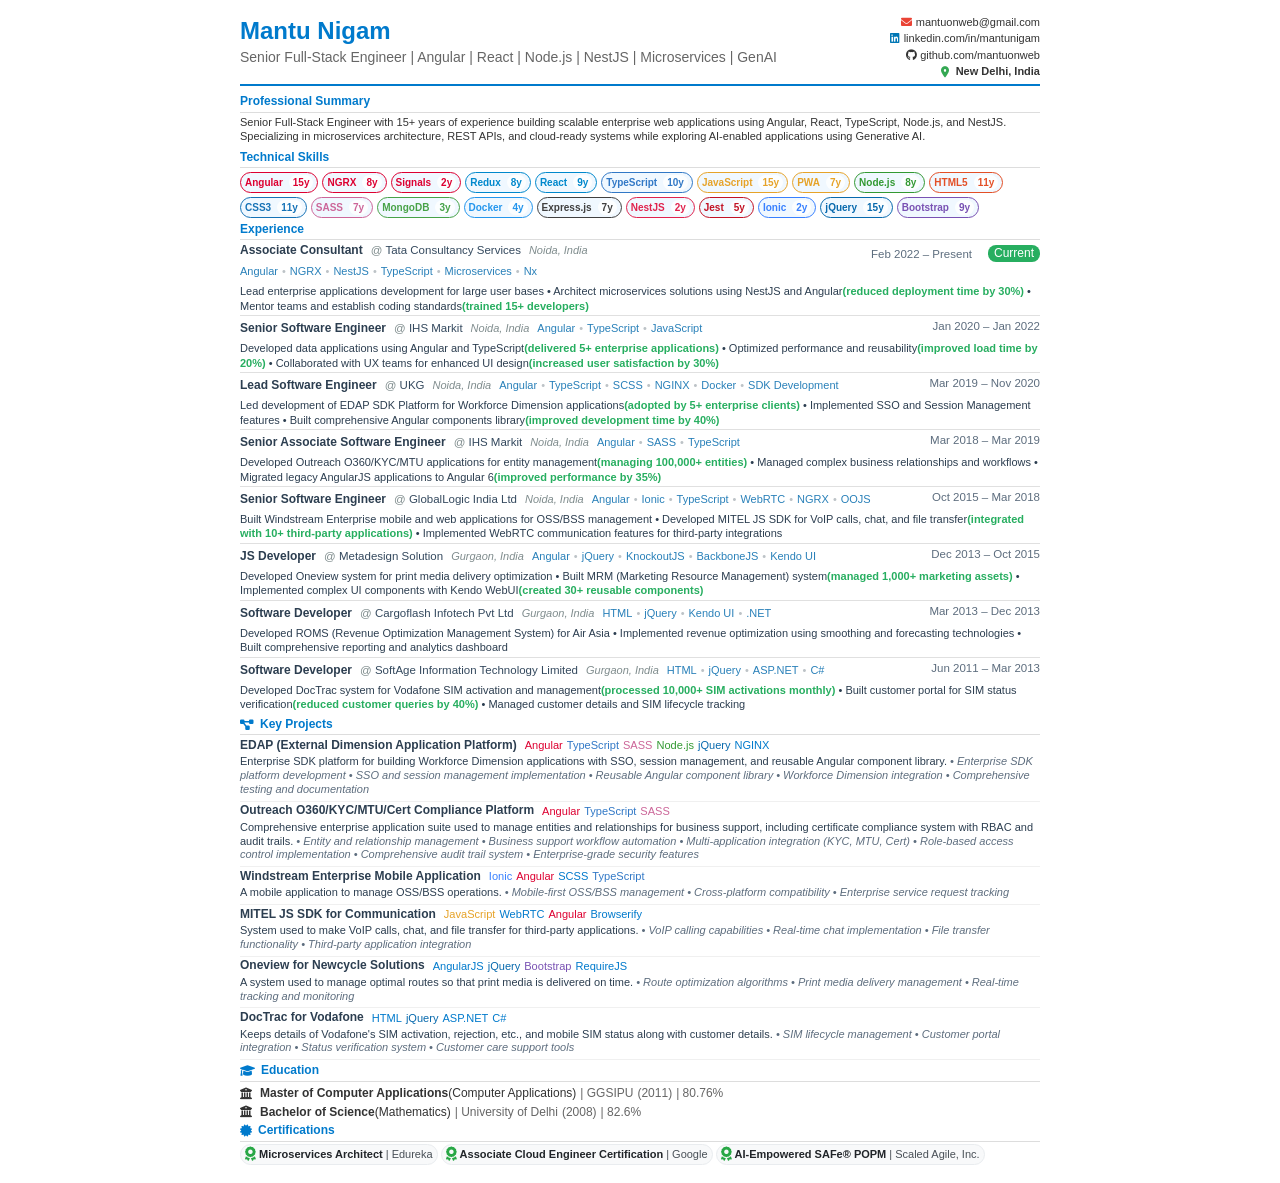
<file: index.html>
<!DOCTYPE html>
<html lang="en" data-beasties-container>
  <head>
    <meta charset="utf-8">
    <title>
      Mantu Nigam - Enterprise Architect | Microservices & Frontend | Angular, React, NestJS
    </title>
    <base href="https://mantu-nigam.github.io/">
    <meta name="google-site-verification" content="04dO-sI6pB9w-13DrKKx5FzjYPFMY8GmY4HK6dBEk_s">
    <meta name="viewport" content="width=device-width, initial-scale=1">

    <!-- SEO Meta Tags -->
    <meta name="description" content="Mantu Nigam - Senior Full Stack Developer with 10+ years experience. Expert in Angular, React, Node.js, TypeScript, NestJS, Microservices. Associate Consultant at TCS. Specialized in enterprise applications, SDK development, WebRTC, NGRX. Available for consulting opportunities in New Delhi, India.">
    <meta name="keywords" content="Mantu Nigam, Senior Full Stack Developer, Angular Expert, React Developer, Node.js Specialist, TypeScript Developer, NestJS Developer, Microservices Architect, Frontend Developer, Backend Developer, JavaScript Expert, NGRX, WebRTC, SDK Development, TCS Associate Consultant, IHS Markit, UKG, GlobalLogic, Enterprise Applications, Ionic Developer, SASS, SCSS, MongoDB, Docker, Jest Testing, Bootstrap, jQuery, HTML5, CSS3, Software Engineer, Web Developer, Mobile Developer, UI/UX Developer, New Delhi Developer, India Software Developer, Angular Consultant, React Consultant, Node.js Consultant, Remote Developer, Technical Lead, Team Lead, Mentor, Code Review, Agile Development, Scrum, DevOps, CI/CD, Git, GitHub, Portfolio, Resume, Software Architecture, System Design, API Development, RESTful Services, Progressive Web Apps, PWA, Single Page Applications, SPA, Responsive Design, Performance Optimization, Code Quality, Best Practices, Clean Code, SOLID Principles, Design Patterns, Component Architecture, Nx Monorepo, Webpack, npm, yarn, Open Source Contributor, Technical Writer, Career Opportunities, Job Search, Recruitment, Software Development Services, Consulting Services, Training, Mentoring, Technical Interview, Coding Interview, Algorithm, Data Structures, Problem Solving, Google Cloud, AWS, Azure, Cloud Computing, Serverless, Kubernetes, Docker Compose, Jenkins, GitHub Actions, Continuous Integration, Continuous Deployment, Monitoring, Authentication, Authorization, OAuth, JWT, Session Management, RBAC, Security, GDPR, Accessibility, WCAG, SEO, Web Analytics, Google Analytics, Social Media Integration, Real-time Communication, Socket.io, WebSocket, Push Notifications, Service Workers, Caching Strategies, Database Optimization, Technical Documentation, API Documentation, Testing, Unit Testing, Integration Testing, End-to-End Testing, Test-Driven Development, TDD, Quality Assurance, QA, Project Management, Agile Methodologies, Kanban, Sprint Planning, Version Control, Branching Strategies, Git Flow, User Experience, UX, User Interface, UI, Wireframing, Prototyping, Design Systems, Component Libraries, Storybook, Figma, Digital Marketing, E-commerce, CRM, Business Intelligence, Data Analytics, Data Visualization, Dashboards, Machine Learning, AI, Artificial Intelligence, Natural Language Processing, Computer Vision, Big Data, Redis, Elasticsearch, GraphQL, Apollo, REST API, JSON, Microservices Architecture, Event-Driven Architecture, Domain-Driven Design, DDD, Clean Architecture, Repository Pattern, Observer Pattern, MVC, MVVM, Reactive Programming, RxJS, Async/Await, Promises, Concurrency, Performance Monitoring, Error Tracking, Logging, Load Balancing, Scalability, High Availability, Backup, Recovery, Database Design, SQL, NoSQL, MySQL, PostgreSQL, MongoDB, Firebase, Prisma, TypeORM, Email Integration, Payment Gateway Integration, Third-party API Integration, File Upload, Image Processing, Streaming, CDN, Edge Computing, Mobile Development, iOS Development, Android Development, React Native, Flutter, Cross-platform Development, PWA Development, Offline Support, Local Storage, IndexedDB, Web Workers, WebAssembly, 3D Graphics, Animation, Canvas, SVG, Chart.js, D3.js, CMS, WordPress, Headless CMS, JAMstack, Static Site Generator, Next.js, Gatsby, Netlify, Vercel, GitHub Pages, Domain Management, SSL Certificate, Email Hosting, Customer Support, Chatbot, Form Builder, Landing Page, A/B Testing, Conversion Optimization, Google Optimize, User Testing, Information Architecture, Brand Guidelines, Typography, Icon Design, Adobe Creative Suite, Photoshop, Illustrator, Sketch, Design Handoff, CSS Grid, Flexbox, Styled Components, Tailwind CSS, Material-UI, Ant Design, Bootstrap, Foundation, React Router, Angular Router, Navigation, Pagination, Lazy Loading, Code Splitting, Bundle Optimization, Web Vitals, Lighthouse, PageSpeed Insights, Performance Budget, Google Tag Manager, Conversion Tracking, Search Engine Optimization, On-page SEO, Technical SEO, Schema Markup, Structured Data, Open Graph, Meta Tags, Keyword Research, Google Search Console, Site Audit, Competitor Analysis, Business Analysis, Project Planning, Risk Management, Agile Methodologies, Test Automation, Selenium, Cypress, Code Coverage, Technical Debt, Refactoring, Linting, ESLint, Prettier, Documentation, Wiki, Tutorial, Stack Overflow, GitHub Issues, Feature Request, Requirements Analysis, System Requirements, Performance Requirements, Security Requirements, Compliance, Enterprise Architecture, Solution Architecture, Software Architecture, Infrastructure Architecture, Cloud Architecture, Integration Architecture, Serverless Architecture, Service-Oriented Architecture, Component-Based Architecture, Event-Driven Programming, Functional Programming, Object-Oriented Programming, Declarative Programming, Reactive Programming, Multi-threading, Event Loop, Data Pipeline, ETL, Data Migration, Blue-Green Deployment, Canary Deployment, Feature Toggle, Circuit Breaker, Error Handling, Structured Logging, Application Performance Monitoring, Infrastructure Monitoring, Security Monitoring, Vulnerability Scanning, Code Security, OWASP, Cross-Site Scripting, SQL Injection, Encryption, Certificate Management, SSL/TLS, HTTPS, Single Sign-On, SSO, Multi-Factor Authentication, Rate Limiting, Firewall, Identity Management, Access Control, Data Privacy, Data Protection, Audit Trail, Compliance Framework, Business Continuity, Disaster Recovery, Capacity Planning, Resource Management, Cost Optimization, Budget Planning, ROI, Project Management, Timeline Management, Change Management, Release Management, Environment Management, Infrastructure Management, Cloud Management, Multi-cloud, Hybrid Cloud, IoT, Internet of Things, Embedded Systems, Cross-platform Mobile Development, Mobile-first Design, Responsive Web Design, Touch Events, GPS, Location Services, Camera Integration, Real-time Updates, Polling, Server-Sent Events, Message Queue, Pub/Sub, Distributed Systems, Concurrent Programming, Asynchronous Programming, Thread Safety, Memory Management, Garbage Collection, Performance Tuning, Query Optimization, Database Indexing, Caching, Redis Cache, Load Testing, Stress Testing, Security Testing, Usability Testing, Accessibility Testing, Cross-browser Testing, Mobile Testing, API Testing, Exploratory Testing, Bug Tracking, Issue Management, Code Review, Pair Programming, Code Quality, Coding Standards, Version Control, Semantic Versioning, Changelog, Technical Writing, User Documentation, Developer Documentation, Knowledge Base, FAQ, Troubleshooting, Migration Guide, Installation Guide, Configuration Guide, Deployment Guide, Customer Support, Technical Support, Community Support, User Feedback, Product Feedback, Case Study, Success Story, User Story, Agile Development, Scrum Master, Product Owner, Business Analyst, Technical Analyst, System Analyst, Database Administrator, DevOps Engineer, Site Reliability Engineer, Platform Engineer, Cloud Engineer, Security Engineer, Quality Assurance Engineer, Test Engineer, Automation Engineer, Performance Engineer, Data Engineer, Machine Learning Engineer, AI Engineer, Research and Development, Innovation, Technology Leadership, Team Management, Stakeholder Management, Client Management, Vendor Management, Partnership Management, Business Development, Sales Engineering, Pre-sales Support, Post-sales Support, Training and Development, Knowledge Transfer, Mentorship, Career Development, Professional Development, Certification, Continuous Learning, Industry Trends, Technology Trends, Market Analysis, Competitive Analysis, Product Strategy, Technology Strategy, Digital Transformation, Business Process Improvement, Workflow Optimization, Automation, Process Automation, Business Intelligence, Data-Driven Decision Making, Analytics, Reporting, KPI Tracking, Performance Metrics, Success Metrics, ROI Measurement, Cost-Benefit Analysis, Risk Assessment, Mitigation Strategies, Contingency Planning, Crisis Management, Communication Skills, Presentation Skills, Documentation Skills, Problem-Solving Skills, Analytical Skills, Critical Thinking, Creative Thinking, Innovation, Leadership, Teamwork, Collaboration, Cross-functional Collaboration, Remote Work, Distributed Teams, Global Teams, Cultural Awareness, Diversity and Inclusion, Work-Life Balance, Time Management, Priority Management, Stress Management, Adaptability, Flexibility, Resilience, Continuous Improvement, Learning Agility, Growth Mindset, Customer Focus, Quality Focus, Results-Oriented, Detail-Oriented, Goal-Oriented, Self-Motivated, Proactive, Initiative, Accountability, Reliability, Integrity, Professionalism, Ethics, Confidentiality, Trust, Respect, Empathy, Emotional Intelligence, Interpersonal Skills, Networking, Relationship Building, Influence, Negotiation, Conflict Resolution, Decision Making, Strategic Thinking, Visionary, Forward-Thinking, Innovative, Creative, Resourceful, Efficient, Productive, Organized, Systematic, Methodical, Thorough, Accurate, Precise, Consistent, Dependable, Trustworthy, Honest, Transparent, Open-Minded, Curious, Inquisitive, Eager to Learn, Passionate, Enthusiastic, Energetic, Positive, Optimistic, Confident, Assertive, Decisive, Determined, Persistent, Perseverant, Patient, Calm, Composed, Professional, Mature, Experienced, Knowledgeable, Skilled, Competent, Qualified, Certified, Expert, Specialist, Authority, Thought Leader, Influencer, Mentor, Coach, Trainer, Educator, Speaker, Writer, Blogger, Content Creator, Community Builder, Open Source Contributor, Volunteer, Philanthropist, Social Responsibility, Environmental Responsibility, Sustainability, Green Technology, Clean Energy, Renewable Energy, Carbon Footprint, Climate Change, Social Impact, Positive Impact, Value Creation, Innovation, Disruption, Transformation, Evolution, Progress, Advancement, Development, Growth, Success, Achievement, Excellence, Quality, Performance, Efficiency, Effectiveness, Optimization, Improvement, Enhancement, Upgrade, Modernization, Digital Transformation, Technology Adoption, Change Management, Organizational Change, Cultural Change, Mindset Change, Behavioral Change, Skill Development, Capability Building, Capacity Building, Knowledge Management, Information Management, Data Management, Content Management, Document Management, Version Control, Configuration Management, Asset Management, Resource Management, Project Management, Program Management, Portfolio Management, Strategic Management, Operations Management, Process Management, Quality Management, Risk Management, Security Management, Compliance Management, Governance, Leadership, Management, Administration, Coordination, Organization, Planning, Execution, Monitoring, Control, Evaluation, Assessment, Review, Audit, Inspection, Verification, Validation, Testing, Quality Assurance, Quality Control, Continuous Improvement, Best Practices, Standards, Guidelines, Policies, Procedures, Processes, Workflows, Methodologies, Frameworks, Models, Patterns, Principles, Concepts, Theories, Practices, Techniques, Methods, Tools, Technologies, Platforms, Systems, Applications, Software, Hardware, Infrastructure, Architecture, Design, Development, Implementation, Deployment, Maintenance, Support, Operations, Services, Solutions, Products, Features, Functions, Capabilities, Benefits, Value, Impact, Results, Outcomes, Deliverables, Milestones, Goals, Objectives, Targets, Metrics, KPIs, Success Criteria, Requirements, Specifications, Standards, Guidelines, Best Practices, Lessons Learned, Knowledge Base, Documentation, Training Materials, User Guides, Technical Manuals, Reference Materials, Resources, Assets, Intellectual Property, Patents, Trademarks, Copyrights, Trade Secrets, Confidential Information, Proprietary Information, Competitive Advantage, Market Position, Brand Recognition, Reputation, Credibility, Trust, Reliability, Quality, Performance, Innovation, Differentiation, Unique Value Proposition, Competitive Edge, Market Leadership, Industry Expertise, Domain Knowledge, Subject Matter Expertise, Technical Expertise, Functional Expertise, Business Expertise, Cross-Functional Knowledge, Multi-Disciplinary Skills, Versatility, Adaptability, Flexibility, Agility, Responsiveness, Scalability, Extensibility, Maintainability, Sustainability, Reliability, Availability, Performance, Security, Usability, Accessibility, Compatibility, Interoperability, Portability, Reusability, Modularity, Simplicity, Clarity, Consistency, Coherence, Completeness, Correctness, Accuracy, Precision, Efficiency, Effectiveness, Optimization, Quality, Excellence, Perfection, Mastery, Expertise, Proficiency, Competency, Skill, Talent, Ability, Capability, Capacity, Potential, Opportunity, Possibility, Prospect, Future, Vision, Mission, Purpose, Goal, Objective, Target, Ambition, Aspiration, Dream, Hope, Expectation, Desire, Want, Need, Requirement, Demand, Request, Wish, Preference, Choice, Option, Alternative, Solution, Answer, Response, Reaction, Action, Activity, Task, Job, Work, Project, Assignment, Responsibility, Duty, Obligation, Commitment, Promise, Agreement, Contract, Deal, Partnership, Collaboration, Cooperation, Alliance, Relationship, Connection, Network, Community, Ecosystem, Environment, Context, Situation, Circumstance, Condition, State, Status, Position, Role, Function, Responsibility, Authority, Power, Influence, Impact, Effect, Consequence, Result, Outcome, Output, Product, Service, Solution, Value, Benefit, Advantage, Gain, Profit, Return, Reward, Recognition, Appreciation, Acknowledgment, Credit, Honor, Respect, Admiration, Praise, Compliment, Feedback, Review, Rating, Score, Grade, Mark, Level, Rank, Position, Standing, Reputation, Image, Perception, Opinion, View, Perspective, Viewpoint, Standpoint, Angle, Approach, Method, Way, Manner, Style, Technique, Strategy, Tactic, Plan, Scheme, Design, Blueprint, Framework, Model, Template, Pattern, Structure, Organization, System, Process, Procedure, Protocol, Standard, Guideline, Rule, Regulation, Policy, Law, Principle, Concept, Idea, Thought, Notion, Theory, Hypothesis, Assumption, Belief, Opinion, View, Perspective, Philosophy, Ideology, Mindset, Attitude, Approach, Orientation, Focus, Direction, Path, Route, Journey, Destination, Goal, Target, Objective, Purpose, Mission, Vision, Dream, Aspiration, Ambition, Hope, Expectation, Desire, Want, Need, Requirement, Demand, Request, Wish, Preference, Choice, Option, Alternative, Possibility, Opportunity, Chance, Prospect, Potential, Capability, Capacity, Ability, Skill, Talent, Gift, Strength, Asset, Resource, Tool, Instrument, Device, Equipment, Technology, Platform, System, Application, Software, Program, Code, Script, Algorithm, Logic, Function, Method, Procedure, Process, Workflow, Pipeline, Framework, Library, Module, Component, Element, Part, Piece, Section, Segment, Fragment, Portion, Share, Percentage, Ratio, Proportion, Rate, Speed, Pace, Tempo, Rhythm, Frequency, Interval, Duration, Time, Period, Phase, Stage, Step, Level, Degree, Extent, Scope, Range, Scale, Size, Magnitude, Volume, Quantity, Amount, Number, Count, Total, Sum, Aggregate, Collection, Set, Group, Category, Class, Type, Kind, Sort, Variety, Diversity, Difference, Distinction, Contrast, Comparison, Similarity, Likeness, Resemblance, Analogy, Metaphor, Example, Instance, Case, Scenario, Situation, Context, Environment, Setting, Background, History, Past, Present, Future, Timeline, Schedule, Plan, Agenda, Calendar, Date, Time, Moment, Instant, Point, Milestone, Event, Occurrence, Incident, Happening, Activity, Action, Task, Job, Work, Project, Assignment, Mission, Quest, Challenge, Problem, Issue, Difficulty, Obstacle, Barrier, Hurdle, Impediment, Constraint, Limitation, Restriction, Boundary, Border, Edge, Limit, Threshold, Ceiling, Floor, Minimum, Maximum, Optimum, Ideal, Perfect, Best, Excellent, Outstanding, Superior, Premium, High-Quality, Top-Notch, First-Class, World-Class, Industry-Leading, Market-Leading, Award-Winning, Recognized, Certified, Accredited, Approved, Endorsed, Recommended, Trusted, Reliable, Dependable, Consistent, Stable, Solid, Strong, Robust, Durable, Long-Lasting, Sustainable, Scalable, Flexible, Adaptable, Versatile, Multi-Purpose, All-in-One, Comprehensive, Complete, Full-Featured, Rich, Powerful, Advanced, Sophisticated, Cutting-Edge, State-of-the-Art, Latest, Modern, Contemporary, Current, Up-to-Date, Fresh, New, Novel, Innovative, Creative, Original, Unique, Distinctive, Special, Exceptional, Extraordinary, Remarkable, Notable, Significant, Important, Valuable, Useful, Beneficial, Advantageous, Profitable, Worthwhile, Meaningful, Relevant, Applicable, Practical, Functional, Operational, Working, Active, Live, Real, Actual, Genuine, Authentic, True, Accurate, Correct, Right, Proper, Appropriate, Suitable, Fitting, Matching, Compatible, Consistent, Coherent, Logical, Rational, Reasonable, Sensible, Practical, Realistic, Feasible, Viable, Achievable, Attainable, Reachable, Accessible, Available, Ready, Prepared, Equipped, Qualified, Capable, Competent, Skilled, Experienced, Knowledgeable, Expert, Professional, Certified, Licensed, Authorized, Approved, Validated, Verified, Tested, Proven, Established, Recognized, Acknowledged, Accepted, Adopted, Implemented, Deployed, Operational, Functional, Working, Effective, Efficient, Productive, Successful, Profitable, Valuable, Beneficial, Positive, Good, Great, Excellent, Outstanding, Superior, Premium, High-Quality, Top-Tier, First-Rate, World-Class, Industry-Best, Market-Leading, Award-Winning, Recognized, Celebrated, Acclaimed, Praised, Recommended, Endorsed, Trusted, Reliable, Dependable, Consistent, Stable, Secure, Safe, Protected, Guaranteed, Assured, Confident, Certain, Sure, Definite, Clear, Obvious, Evident, Apparent, Visible, Transparent, Open, Honest, Straightforward, Direct, Simple, Easy, User-Friendly, Intuitive, Natural, Smooth, Seamless, Effortless, Convenient, Comfortable, Pleasant, Enjoyable, Satisfying, Rewarding, Fulfilling, Meaningful, Purposeful, Impactful, Influential, Powerful, Strong, Effective, Successful, Winning, Victorious, Triumphant, Accomplished, Achieved, Completed, Finished, Done, Ready, Available, Accessible, Reachable, Obtainable, Achievable, Attainable, Possible, Feasible, Viable, Realistic, Practical, Sensible, Reasonable, Logical, Rational, Sound, Valid, Legitimate, Justified, Warranted, Deserved, Earned, Merited, Worthy, Valuable, Precious, Important, Significant, Meaningful, Relevant, Applicable, Useful, Beneficial, Advantageous, Favorable, Positive, Good, Great, Excellent, Outstanding, Exceptional, Extraordinary, Remarkable, Amazing, Incredible, Fantastic, Wonderful, Marvelous, Superb, Magnificent, Brilliant, Genius, Masterful, Expert, Professional, Skilled, Talented, Gifted, Capable, Competent, Qualified, Experienced, Knowledgeable, Wise, Smart, Intelligent, Clever, Bright, Sharp, Quick, Fast, Efficient, Effective, Productive, Successful, Profitable, Valuable, Beneficial, Positive, Optimistic, Confident, Determined, Motivated, Driven, Passionate, Enthusiastic, Energetic, Dynamic, Proactive, Initiative, Leadership, Vision, Innovation, Creativity, Problem-Solving, Critical-Thinking, Analytical, Strategic, Tactical, Operational, Technical, Functional, Business, Commercial, Financial, Economic, Social, Cultural, Environmental, Sustainable, Responsible, Ethical, Moral, Legal, Compliant, Regulatory, Standards-Based, Best-Practice, Quality-Focused, Customer-Centric, User-Focused, Results-Oriented, Goal-Driven, Performance-Based, Metrics-Driven, Data-Driven, Evidence-Based, Research-Based, Science-Based, Technology-Enabled, Digital, Online, Web-Based, Cloud-Based, Mobile-Friendly, Responsive, Adaptive, Flexible, Scalable, Extensible, Modular, Component-Based, Service-Oriented, API-First, Microservices, Serverless, Event-Driven, Real-Time, High-Performance, High-Availability, Fault-Tolerant, Resilient, Secure, Safe, Reliable, Stable, Consistent, Predictable, Maintainable, Supportable, Documentable, Testable, Deployable, Monitorable, Observable, Measurable, Trackable, Auditable, Compliant, Governed, Managed, Controlled, Optimized, Improved, Enhanced, Upgraded, Modernized, Transformed, Evolved, Advanced, Progressive, Forward-Thinking, Future-Ready, Next-Generation, Cutting-Edge, State-of-the-Art, Industry-Leading, Market-Leading, World-Class, Premium, Enterprise-Grade, Production-Ready, Commercial-Grade, Professional, Business-Critical, Mission-Critical, Strategic, Important, Valuable, High-Impact, High-Value, High-ROI, Cost-Effective, Efficient, Optimized, Streamlined, Simplified, Automated, Intelligent, Smart, Adaptive, Learning, Self-Improving, Self-Healing, Self-Managing, Autonomous, Independent, Standalone, Integrated, Interoperable, Compatible, Standards-Compliant, Open-Source, Proprietary, Custom, Tailored, Personalized, Customizable, Configurable, Flexible, Adaptable, Extensible, Scalable, Portable, Cross-Platform, Multi-Platform, Universal, Global, International, Localized, Regionalized, Culturally-Aware, Accessible, Inclusive, Diverse, Equitable, Fair, Just, Ethical, Responsible, Sustainable, Green, Eco-Friendly, Carbon-Neutral, Renewable, Clean, Safe, Healthy, Beneficial, Positive, Good, Right, Correct, Proper, Appropriate, Suitable, Fitting, Relevant, Applicable, Useful, Practical, Functional, Operational, Effective, Efficient, Productive, Successful, Profitable, Valuable, Worthwhile, Meaningful, Significant, Important, Critical, Essential, Necessary, Required, Mandatory, Obligatory, Compulsory, Expected, Desired, Wanted, Needed, Requested, Demanded, Sought, Pursued, Targeted, Focused, Concentrated, Dedicated, Committed, Devoted, Loyal, Faithful, Trustworthy, Reliable, Dependable, Consistent, Stable, Steady, Solid, Strong, Robust, Durable, Long-Lasting, Permanent, Enduring, Lasting, Persistent, Continuous, Ongoing, Sustained, Maintained, Supported, Backed, Guaranteed, Assured, Promised, Committed, Pledged, Vowed, Sworn, Bound, Obligated, Responsible, Accountable, Liable, Answerable, Culpable, Guilty, Innocent, Clean, Pure, Clear, Transparent, Open, Honest, Truthful, Sincere, Genuine, Authentic, Real, Actual, Factual, Accurate, Correct, Right, Proper, Appropriate, Suitable, Fitting, Matching, Compatible, Consistent, Coherent, Logical, Rational, Reasonable, Sensible, Practical, Realistic, Feasible, Viable, Achievable, Attainable, Possible, Probable, Likely, Expected, Anticipated, Predicted, Forecasted, Projected, Estimated, Calculated, Measured, Quantified, Qualified, Assessed, Evaluated, Analyzed, Examined, Investigated, Researched, Studied, Explored, Discovered, Found, Identified, Recognized, Acknowledged, Accepted, Approved, Endorsed, Recommended, Suggested, Proposed, Offered, Presented, Submitted, Delivered, Provided, Supplied, Furnished, Equipped, Prepared, Ready, Available, Accessible, Reachable, Obtainable, Achievable, Attainable, Possible, Feasible, Viable, Realistic, Practical, Sensible, Reasonable, Logical, Rational, Sound, Valid, Legitimate, Justified, Warranted, Deserved, Earned, Merited, Worthy, Valuable, Precious, Important, Significant, Meaningful, Relevant, Applicable, Useful, Beneficial, Advantageous, Favorable, Positive, Good, Great, Excellent, Outstanding, Superior, Premium, High-Quality, Top-Notch, First-Class, World-Class, Industry-Leading, Market-Leading, Award-Winning, Recognized, Certified, Accredited, Approved, Endorsed, Recommended, Trusted, Reliable, Dependable, Consistent, Stable, Solid, Strong, Robust, Durable, Long-Lasting, Sustainable, Scalable, Flexible, Adaptable, Versatile, Multi-Purpose, All-in-One, Comprehensive, Complete, Full-Featured, Rich, Powerful, Advanced, Sophisticated, Cutting-Edge, State-of-the-Art, Latest, Modern, Contemporary, Current, Up-to-Date, Fresh, New, Novel, Innovative, Creative, Original, Unique, Distinctive, Special, Exceptional, Extraordinary, Remarkable, Notable, Significant, Important, Valuable, Useful, Beneficial, Advantageous, Profitable, Worthwhile, Meaningful, Relevant, Applicable, Practical, Functional, Operational, Working, Active, Live, Real, Actual, Genuine, Authentic, True, Accurate, Correct, Right, Proper, Appropriate, Suitable, Fitting, Matching, Compatible, Consistent, Coherent, Logical, Rational, Reasonable, Sensible, Practical, Realistic, Feasible, Viable, Achievable, Attainable, Reachable, Accessible, Available, Ready, Prepared, Equipped, Qualified, Capable, Competent, Skilled, Experienced, Knowledgeable, Expert, Professional, Certified, Licensed, Authorized, Approved, Validated, Verified, Tested, Proven, Established, Recognized, Acknowledged, Accepted, Adopted, Implemented, Deployed, Operational, Functional, Working, Effective, Efficient, Productive, Successful, Profitable, Valuable, Beneficial, Positive, Good, Great, Excellent, Outstanding, Superior, Premium, High-Quality, Top-Tier, First-Rate, World-Class, Industry-Best, Market-Leading, Award-Winning">
    <meta name="author" content="Mantu Nigam">
    <meta name="robots" content="index, follow">
    <meta name="language" content="English">
    <meta name="revisit-after" content="7 days">

    <!-- Open Graph Meta Tags for Social Media -->
    <meta property="og:title" content="Mantu Nigam - Senior Full Stack Developer | Angular Expert | React | Node.js">
    <meta property="og:description" content="Senior Full Stack Developer with 10+ years experience. Expert in Angular, React, Node.js, TypeScript, NestJS, Microservices. Associate Consultant at TCS. Available for consulting opportunities.">
    <meta property="og:type" content="profile">
    <meta property="og:url" content="https://mantu-nigam.github.io/">
    <meta property="og:image" content="https://mantu-nigam.github.io/assets/profile-og.jpg">
    <link rel="icon" type="image/svg+xml" href="assets/favicon.svg">
    <meta property="og:image:width" content="1200">
    <meta property="og:image:height" content="630">
    <meta property="og:image:alt" content="Mantu Nigam - Senior Full Stack Developer Portfolio">
    <meta property="og:site_name" content="Mantu Nigam Portfolio">
    <meta property="og:locale" content="en_US">
    <meta property="profile:first_name" content="Mantu">
    <meta property="profile:last_name" content="Nigam">
    <meta property="profile:username" content="mantunigam">

    <!-- Twitter Card Meta Tags -->
    <meta name="twitter:card" content="summary_large_image">
    <meta name="twitter:site" content="@mantunigam">
    <meta name="twitter:creator" content="@mantunigam">
    <meta name="twitter:title" content="Mantu Nigam - Senior Full Stack Developer | Angular Expert | React | Node.js">
    <meta name="twitter:description" content="Senior Full Stack Developer with 10+ years experience. Expert in Angular, React, Node.js, TypeScript, NestJS, Microservices. Associate Consultant at TCS.">
    <meta name="twitter:image" content="https://mantu-nigam.github.io/assets/profile-twitter.jpg">

    <!-- Additional SEO Tags -->
    <meta name="theme-color" content="#2563eb">
    <meta name="msapplication-TileColor" content="#2563eb">
    <meta name="application-name" content="Mantu Nigam - Senior Full Stack Developer">

    <!-- Canonical URL -->
    <link rel="canonical" href="https://mantu-nigam.github.io/">

    <!-- Favicon and Icons -->
    <link rel="icon" type="image/x-icon" href="assets/favicon.ico">
    <link rel="icon" type="image/svg+xml" href="assets/favicon.svg">
    <link rel="icon" type="image/png" sizes="16x16" href="assets/favicon-16x16.png">
    <link rel="icon" type="image/png" sizes="32x32" href="assets/favicon-32x32.png">
    <link rel="icon" type="image/png" sizes="192x192" href="assets/icon-192x192.png">
    <link rel="icon" type="image/png" sizes="512x512" href="assets/icon-512x512.png">
    <link rel="apple-touch-icon" sizes="180x180" href="assets/profile.png">
    <link rel="manifest" href="assets/site.webmanifest">

    <!-- Web App Manifest -->


    <!-- iOS Web App Meta Tags -->
    <meta name="apple-mobile-web-app-capable" content="yes">
    <meta name="apple-mobile-web-app-status-bar-style" content="default">
    <meta name="apple-mobile-web-app-title" content="Mantu Nigam">

    <!-- Windows/Microsoft Meta Tags -->
    <meta name="msapplication-TileImage" content="assets/icon-192x192.png">
    <meta name="msapplication-TileColor" content="#2563eb">
    <meta name="msapplication-config" content="assets/browserconfig.xml">

    <!-- Mobile Web App Meta Tags -->
    <meta name="mobile-web-app-capable" content="yes">
    <meta name="application-name" content="Mantu Nigam Portfolio">

    <!-- Structured Data (JSON-LD) -->
    <script type="application/ld+json">
      {
        "@context": "https://schema.org",
        "@type": "Person",
        "name": "Mantu Nigam",
        "jobTitle": "Software Developer",
        "description": "Experienced Software Developer and Full Stack Engineer",
        "url": "https://mantu-nigam.github.io/",
        "image": "https://mantu-nigam.github.io/assets/profile.png",
        "sameAs": [
          "https://github.com/mantu-nigam",
          "https://linkedin.com/in/mantunigam",
          "https://twitter.com/mantuonweb"
        ],
        "knowsAbout": [
          "Software Development",
          "Web Development",
          "Full Stack Development",
          "JavaScript",
          "TypeScript",
          "Angular",
          "React",
          "Node.js",
          "Python",
          "NestJS",
          "Microservices Architecture",
          "Frontend Development",
          "Backend Development",
          "NGRX",
          "WebRTC",
          "SDK Development",
          "Enterprise Applications",
          "Ionic",
          "MongoDB",
          "Docker",
          "Jest Testing",
          "Bootstrap",
          "HTML5",
          "CSS3",
          "SASS",
          "SCSS",
          "RESTful APIs",
          "Progressive Web Apps",
          "Single Page Applications",
          "Responsive Design",
          "Performance Optimization",
          "Cloud Computing",
          "DevOps",
          "CI/CD",
          "Git",
          "Agile Development",
          "Technical Leadership",
          "Code Review",
          "System Design",
          "Software Architecture"
        ]
      }
    </script>

    <link rel="stylesheet" href="styles.css">
  <style>body{margin:0}@media (max-width: 480px){html{font-size:.6rem}}@media (max-width: 600px){html{font-size:.7rem}}@media (max-width: 800px){html{font-size:.75rem}}@media (max-width: 992px){html{font-size:.8rem}}</style><link rel="stylesheet" href="styles-3SWUX3ZW.css" media="print" onload="this.media='all'"><noscript><link rel="stylesheet" href="styles-3SWUX3ZW.css"></noscript></head>
  <body>
    <app-root></app-root>
    <!-- <link rel="modulepreload" href="chunk.js" /> -->
    <script src="polyfills.js" type="module"></script>
    <script src="main.js" type="module"></script>
    <script>
      // Update base href for localhost
      if (window.location.hostname === 'localhost' || window.location.hostname === '127.0.0.1') {
        const baseTag = document.querySelector('base');
        if (baseTag) {
          baseTag.setAttribute('href', '/');
        }
      }
    </script>
  <link rel="modulepreload" href="chunk-FDERIQAA.js"><script src="polyfills-5CFQRCPP.js" type="module"></script><script src="main-JYUSQTG3.js" type="module"></script></body>
</html>
</file>
<file: styles-3SWUX3ZW.css>
body{margin:0}@media (max-width: 480px){html{font-size:.6rem}}@media (max-width: 600px){html{font-size:.7rem}}@media (max-width: 800px){html{font-size:.75rem}}@media (max-width: 992px){html{font-size:.8rem}}
</file>
